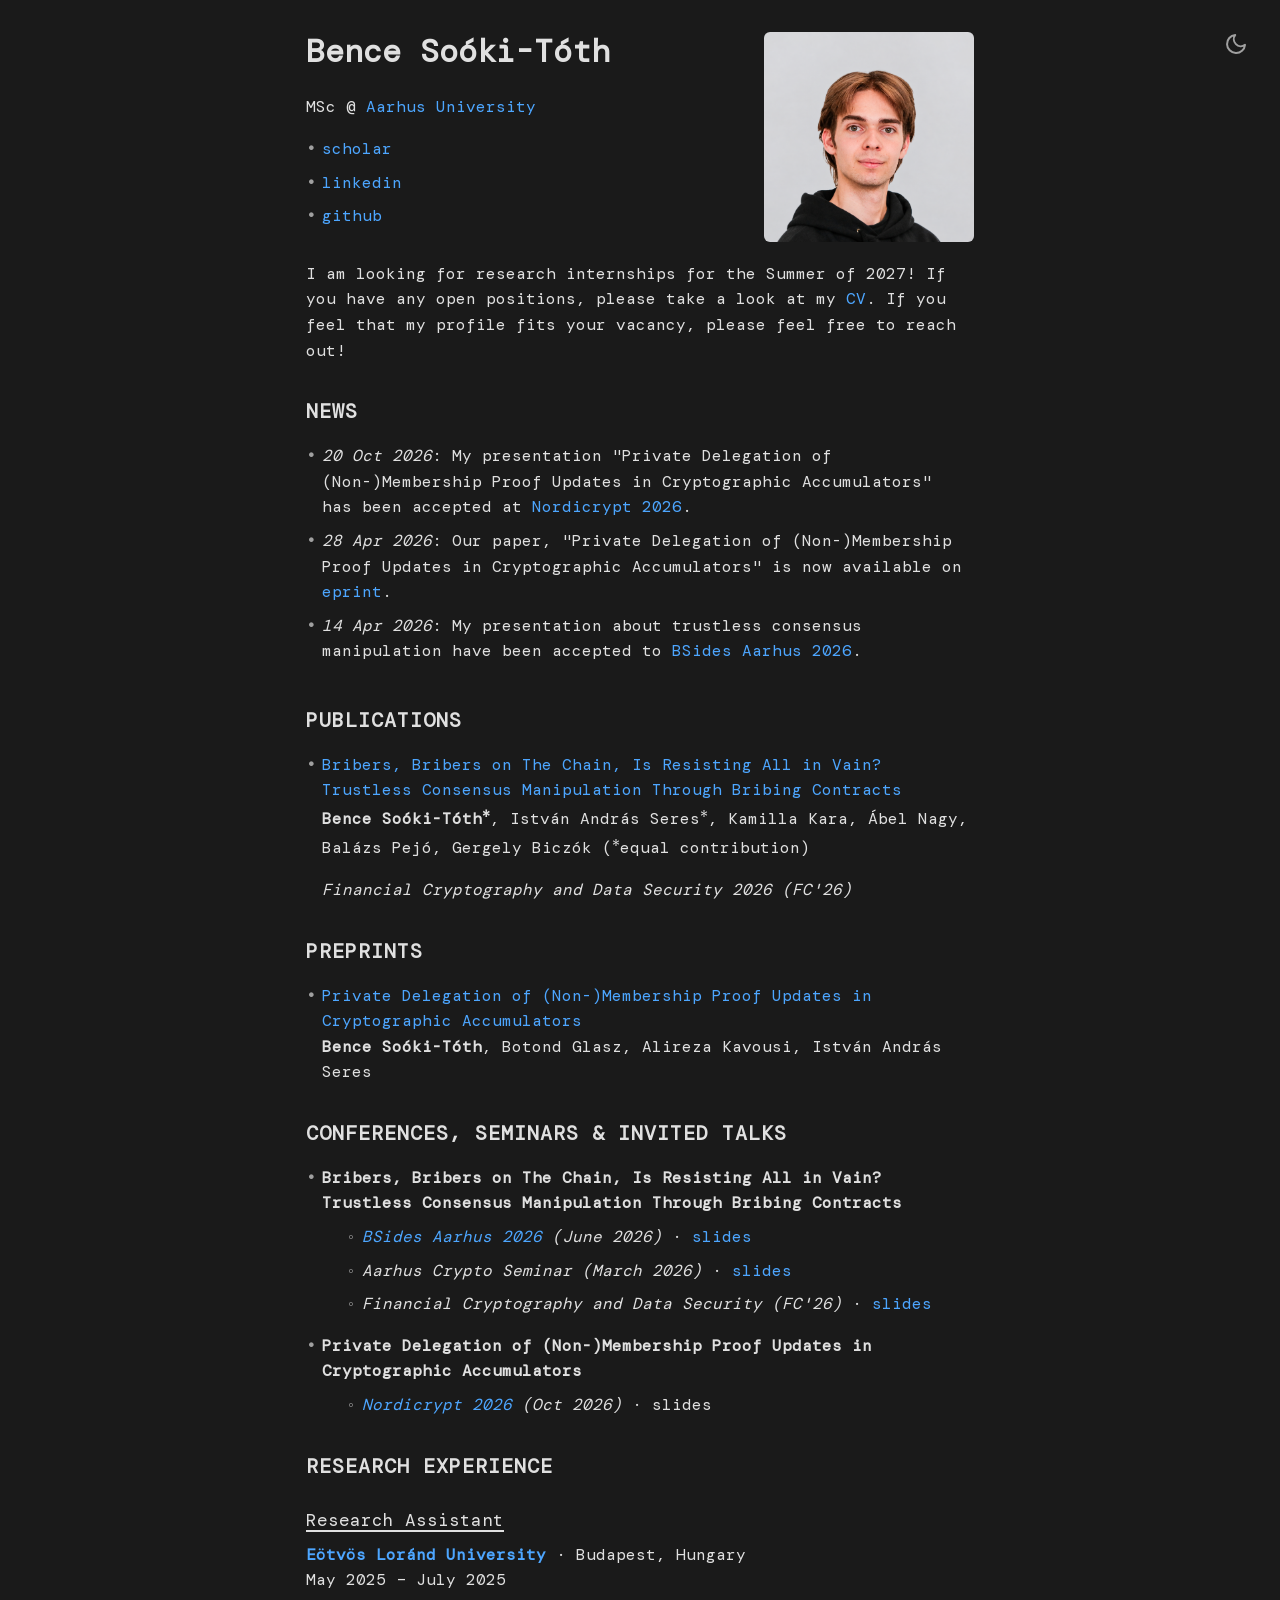
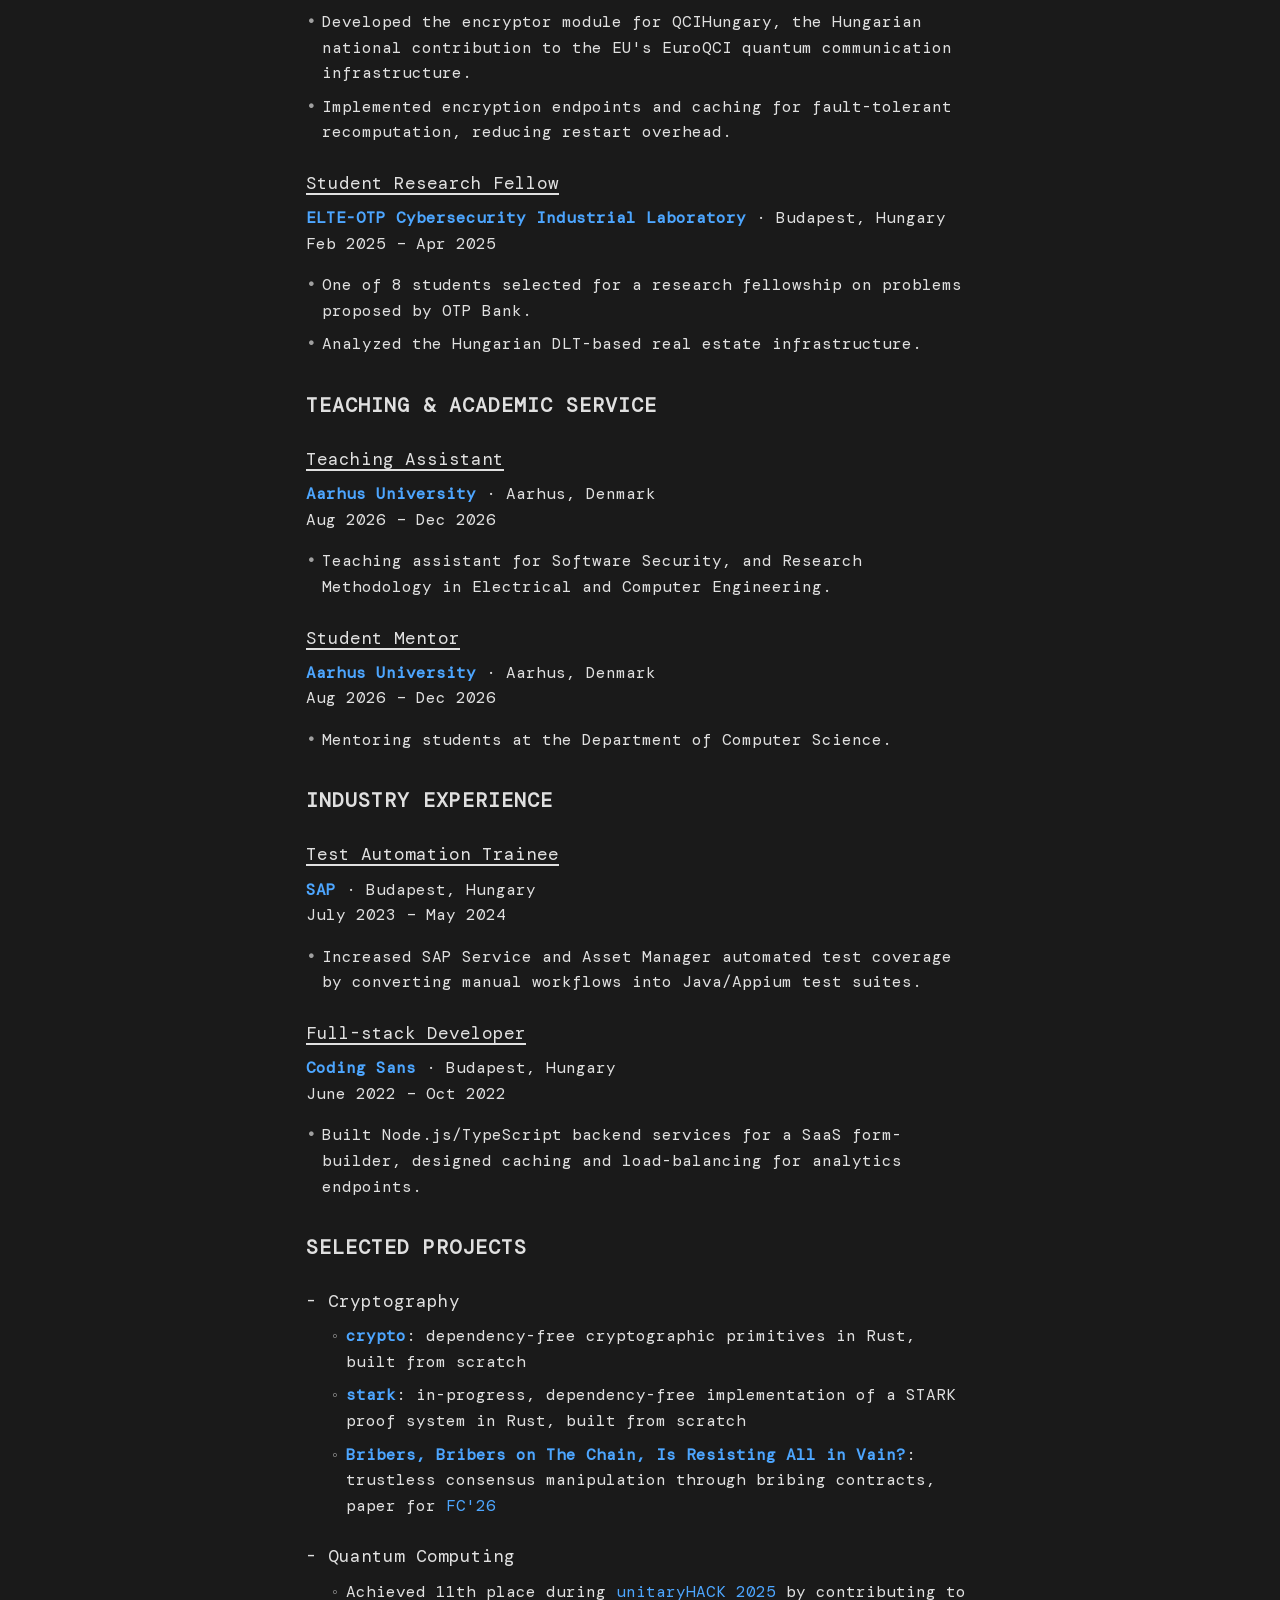
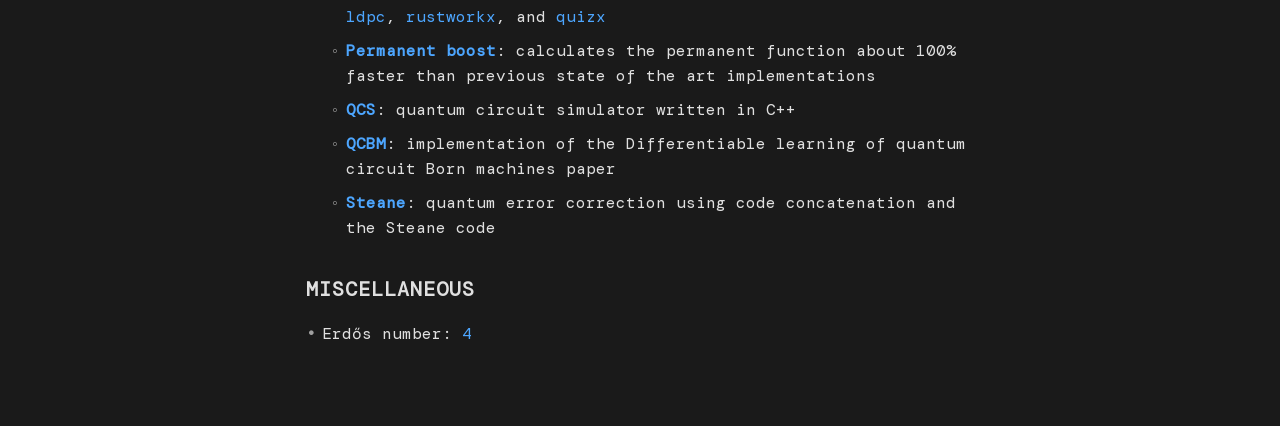
<file: index.html>
<!DOCTYPE html>
<html lang="en">
<head>
  
  
  
  
  
    
      
        
      
    
    
      
    
    
  

    <meta charset="UTF-8">
    <meta name="viewport" content="width=device-width, initial-scale=1.0">
    <link rel="stylesheet" href="https://bencesookitoth.github.io/style.css">

  <title>Bence Soóki-Tóth</title>
  <meta name="description" content="MSc student at Aarhus University and researcher at Eötvös Loránd University, working at the intersection of cryptography and game theory.">
    <meta name="author" content="Bence Soóki-Tóth">
  <meta name="keywords" content="Bence Soóki-Tóth, Bence Sooki-Toth, Bence Soóki Tóth, Bence Sooki Toth, Bence Sookitoth, cryptography, zero-knowledge proofs, ZK, STARK, formal verification, quantum computing, blockchain, Rust, researcher">
  <link rel="canonical" href="https://bencesookitoth.github.io/">
    
    

    <!-- Preferred search result thumbnail -->
    <meta name="robots" content="max-image-preview:large">
    <meta name="thumbnail" content="https://bencesookitoth.github.io/Bence_Sooki_Toth_480.jpeg">

    <!-- Open Graph -->
    <meta property="og:type" content="website">
    <meta property="og:url" content="https://bencesookitoth.github.io/">
    <meta property="og:title" content="Bence Soóki-Tóth">
    <meta property="og:description" content="MSc student at Aarhus University and researcher at Eötvös Loránd University, working at the intersection of cryptography and game theory.">
    <meta property="og:site_name" content="Bence Soóki-Tóth">
    <meta property="og:locale" content="en_US">
    <meta property="og:image" content="https://bencesookitoth.github.io/Bence_Sooki_Toth_480.jpeg">
    <meta property="og:image:width" content="1254">
    <meta property="og:image:height" content="1254">
    <meta property="og:image:type" content="image/jpeg">
    <meta property="og:image:alt" content="Bence Soóki-Tóth">

    <!-- Twitter -->
    <meta name="twitter:card" content="summary">
    <meta name="twitter:url" content="https://bencesookitoth.github.io/">
    <meta name="twitter:title" content="Bence Soóki-Tóth">
    <meta name="twitter:description" content="MSc student at Aarhus University and researcher at Eötvös Loránd University, working at the intersection of cryptography and game theory.">
    <meta name="twitter:creator" content="@bencesookitoth">
    <meta name="twitter:image" content="https://bencesookitoth.github.io/Bence_Sooki_Toth_480.jpeg">
    <meta name="twitter:image:alt" content="Bence Soóki-Tóth">
    
    <!-- Structured Data -->
    <script type="application/ld+json">
    {
      "@context": "https://schema.org",
      "@graph": [
        {
          "@type": "ProfilePage",
          "@id": "https://bencesookitoth.github.io/#profilepage",
          "url": "https://bencesookitoth.github.io/",
          "name": "Bence Soóki-Tóth",
          "mainEntity": { "@id": "https://bencesookitoth.github.io/#person" },
          "primaryImageOfPage": { "@id": "https://bencesookitoth.github.io/#photo" }
        },
        {
          "@type": "Person",
          "@id": "https://bencesookitoth.github.io/#person",
          "name": "Bence Soóki-Tóth",
          "alternateName": ["Bence Sooki-Toth", "Bence Soóki Tóth", "Bence Sooki Toth", "Bence Sookitoth"],
          "url": "https://bencesookitoth.github.io/",
          "image": {
            "@type": "ImageObject",
            "@id": "https://bencesookitoth.github.io/#photo",
            "url": "https://bencesookitoth.github.io/Bence_Sooki_Toth_480.jpeg",
            "contentUrl": "https://bencesookitoth.github.io/Bence_Sooki_Toth_480.jpeg",
            "width": 1254,
            "height": 1254,
            "caption": "Bence Soóki-Tóth"
          },
          "description": "MSc student at Aarhus University and researcher at Eötvös Loránd University, working at the intersection of cryptography and game theory.",
          "sameAs": [
            "https://github.com/bencesookitoth",
            "https://x.com/bencesookitoth",
            "https://scholar.google.com/citations?user=pHUa0aQAAAAJ"
          ],
          "jobTitle": ["Cryptography Researcher", "Research Assistant"],
          "worksFor": {
            "@type": "CollegeOrUniversity",
            "name": "Eötvös Loránd University",
            "url": "https://www.elte.hu/en/"
          },
          "affiliation": [
            {
              "@type": "CollegeOrUniversity",
              "name": "Aarhus University",
              "url": "https://cs.au.dk/"
            },
            {
              "@type": "CollegeOrUniversity",
              "name": "Eötvös Loránd University",
              "url": "https://www.elte.hu/en/"
            }
          ],
          "knowsAbout": [
            "Cryptoeconomics",
            "Mechanism Design",
            "Consensus Protocols",
            "Cryptography",
            "Zero-Knowledge Proofs",
            "Proof Systems",
            "Multi-Party Computation",
            "Cryptographic Accumulators",
            "Post-Quantum Cryptography",
            "Formal Verification",
            "Quantum Computing",
            "Blockchain Technology"
          ]
        },
        {
          "@type": "ScholarlyArticle",
          "name": "Bribers, Bribers on The Chain, Is Resisting All in Vain? Trustless Consensus Manipulation Through Bribing Contracts",
          "url": "https://fc26.ifca.ai/preproceedings/95.pdf",
          "sameAs": "https://eprint.iacr.org/2025/1719",
          "datePublished": "2026",
          "author": [
            { "@id": "https://bencesookitoth.github.io/#person" },
            { "@type": "Person", "name": "István András Seres" },
            { "@type": "Person", "name": "Kamilla Kara" },
            { "@type": "Person", "name": "Ábel Nagy" },
            { "@type": "Person", "name": "Balázs Pejó" },
            { "@type": "Person", "name": "Gergely Biczók" }
          ],
          "isPartOf": {
            "@type": "PublicationEvent",
            "name": "Financial Cryptography and Data Security 2026 (FC'26)"
          }
        },
        {
          "@type": "ScholarlyArticle",
          "name": "Private Delegation of (Non-)Membership Proof Updates in Cryptographic Accumulators",
          "url": "https://eprint.iacr.org/2026/832",
          "datePublished": "2026-04-28",
          "creativeWorkStatus": "Preprint",
          "author": [
            { "@id": "https://bencesookitoth.github.io/#person" },
            { "@type": "Person", "name": "Botond Glasz" },
            { "@type": "Person", "name": "Alireza Kavousi" },
            { "@type": "Person", "name": "István András Seres" }
          ]
        }
      ]
    }
    </script>
    
    <!-- Favicon (sizes are multiples of 48px, as Google Search requires) -->
    <link rel="icon" href="https://bencesookitoth.github.io/favicon.ico" sizes="16x16 32x32 48x48">
    <link rel="icon" type="image/svg+xml" href="https://bencesookitoth.github.io/favicon.svg">
    <link rel="icon" type="image/png" sizes="192x192" href="https://bencesookitoth.github.io/favicon-192x192.png">
    
    <!-- Font (self-hosted, see @font-face in style.css) -->
    <link rel="preload" href="https://bencesookitoth.github.io/fonts/dm-mono-latin.woff2" as="font" type="font/woff2" crossorigin>
</head>
<body>
    <div class="container">
        <!-- Sticky theme toggle -->
        <div class="theme-toggle-wrapper">
            <button class="theme-toggle" aria-label="Toggle theme">
                <svg class="theme-toggle-icon icon-moon" viewBox="0 0 24 24" fill="none" stroke="currentColor" stroke-width="2" stroke-linecap="round" stroke-linejoin="round" aria-hidden="true">
                    <path d="M21 12.79A9 9 0 1 1 11.21 3 7 7 0 0 0 21 12.79z"/>
                </svg>
                <svg class="theme-toggle-icon icon-sun" viewBox="0 0 24 24" fill="none" stroke="currentColor" stroke-width="2" stroke-linecap="round" stroke-linejoin="round" aria-hidden="true">
                    <circle cx="12" cy="12" r="5"/>
                    <line x1="12" y1="1" x2="12" y2="3"/>
                    <line x1="12" y1="21" x2="12" y2="23"/>
                    <line x1="4.22" y1="4.22" x2="5.64" y2="5.64"/>
                    <line x1="18.36" y1="18.36" x2="19.78" y2="19.78"/>
                    <line x1="1" y1="12" x2="3" y2="12"/>
                    <line x1="21" y1="12" x2="23" y2="12"/>
                    <line x1="4.22" y1="19.78" x2="5.64" y2="18.36"/>
                    <line x1="18.36" y1="5.64" x2="19.78" y2="4.22"/>
                </svg>
            </button>
        </div>

        <main>
            
<div class="content">
    <div class="intro">
<div class="intro-text">
<h1 id="bence-sooki-toth">Bence Soóki-Tóth</h1>
<p>MSc @ <a rel="external" href="https://cs.au.dk/">Aarhus University</a></p>
<ul>
<li><a rel="external" href="https://scholar.google.com/citations?user=pHUa0aQAAAAJ&amp;hl=en&amp;authuser=2">scholar</a></li>
<li><a rel="external" href="https://www.linkedin.com/in/stbence/">linkedin</a></li>
<li><a rel="external" href="https://github.com/bencesookitoth">github</a></li>
</ul>
</div>
<img class="intro-photo" src="/Bence_Sooki_Toth_480.jpeg" alt="Bence Soóki-Tóth" width="160" height="160">
</div>
<p>I am looking for research internships for the Summer of 2027! If you have any open positions, please take a look at my <a href="/Bence_Sooki_Toth_CV.pdf">CV</a>. If you feel that my profile fits your vacancy, please feel free to reach out!</p>
<h2 id="news">NEWS</h2>
<ul>
<li><em>20 Oct 2026</em>: My presentation "Private Delegation of (Non-)Membership Proof Updates in Cryptographic Accumulators" has been accepted at <a rel="external" href="https://www.nordicrypt.com/nordicrypt-fall-2026">Nordicrypt 2026</a>.</li>
<li><em>28 Apr 2026</em>: Our paper, "Private Delegation of (Non-)Membership Proof Updates in Cryptographic Accumulators" is now available on <a rel="external" href="https://eprint.iacr.org/2026/832">eprint</a>.</li>
<li><em>14 Apr 2026</em>: My presentation about trustless consensus manipulation have been accepted to <a rel="external" href="https://bsidesaarhus.dk/">BSides Aarhus 2026</a>.</li>
<li><em>12 Jan 2026</em>: Our paper on trustless consensus manipulation through bribing contracts appeared in the <a rel="external" href="https://fc26.ifca.ai/preproceedings/95.pdf">FC'26 preproceedings</a>.</li>
<li><em>21 Sep 2025</em>: Our paper on trustless consensus manipulation through bribing contracts is now available on <a rel="external" href="https://eprint.iacr.org/2025/1719">eprint</a>.</li>
<li><em>28 May - 11 Jun 2025</em>: Achieved 11th at <a rel="external" href="https://unitaryhack.dev/hackers/0xsooki/">unitaryHACK 2025</a> with contributions to open-source quantum computing projects.</li>
</ul>
<h2 id="publications">PUBLICATIONS</h2>
<ul>
<li>
<p><a rel="external" href="https://fc26.ifca.ai/preproceedings/95.pdf">Bribers, Bribers on The Chain, Is Resisting All in Vain? Trustless Consensus Manipulation Through Bribing Contracts</a><br />
<strong>Bence Soóki-Tóth<sup>*</sup></strong>, István András Seres<sup>*</sup>, Kamilla Kara, Ábel Nagy, Balázs Pejó, Gergely Biczók (<sup>*</sup>equal contribution)</p>
<p><em>Financial Cryptography and Data Security 2026 (FC'26)</em></p>
</li>
</ul>
<h2 id="preprints">PREPRINTS</h2>
<ul>
<li><a rel="external" href="https://eprint.iacr.org/2026/832.pdf">Private Delegation of (Non-)Membership Proof Updates in Cryptographic Accumulators</a><br />
<strong>Bence Soóki-Tóth</strong>, Botond Glasz, Alireza Kavousi, István András Seres</li>
</ul>
<h2 id="conferences-seminars-invited-talks">CONFERENCES, SEMINARS &amp; INVITED TALKS</h2>
<ul>
<li><strong>Bribers, Bribers on The Chain, Is Resisting All in Vain? Trustless Consensus Manipulation Through Bribing Contracts</strong>
<ul>
<li><em><a rel="external" href="https://bsidesaarhus.dk/">BSides Aarhus 2026</a> (June 2026)</em> · <a href="/Bence_Sooki_Toth_bsides_consensus_manipulation.pdf">slides</a></li>
<li><em>Aarhus Crypto Seminar (March 2026)</em> · <a href="/Bribers_AU_Crypto_Seminar.pdf">slides</a></li>
<li><em>Financial Cryptography and Data Security (FC'26)</em> · <a href="/Bribers_FC.pdf">slides</a></li>
</ul>
</li>
<li><strong>Private Delegation of (Non-)Membership Proof Updates in Cryptographic Accumulators</strong>
<ul>
<li><em><a rel="external" href="https://www.nordicrypt.com/nordicrypt-fall-2026/">Nordicrypt 2026</a> (Oct 2026)</em> · slides</li>
</ul>
</li>
</ul>
<h2 id="research-experience">RESEARCH EXPERIENCE</h2>
<h3 id="research-assistant"><span class="job-title-underline">Research Assistant</span></h3>
<p><strong><a rel="external" href="https://www.elte.hu/en/">Eötvös Loránd University</a></strong> · Budapest, Hungary<br />
May 2025 – July 2025</p>
<ul>
<li>Developed the encryptor module for QCIHungary, the Hungarian national contribution to the EU's EuroQCI quantum communication infrastructure.</li>
<li>Implemented encryption endpoints and caching for fault-tolerant recomputation, reducing restart overhead.</li>
</ul>
<h3 id="student-research-fellow"><span class="job-title-underline">Student Research Fellow</span></h3>
<p><strong><a rel="external" href="https://otpsecuritylab.inf.elte.hu/en">ELTE-OTP Cybersecurity Industrial Laboratory</a></strong> · Budapest, Hungary<br />
Feb 2025 – Apr 2025</p>
<ul>
<li>One of 8 students selected for a research fellowship on problems proposed by OTP Bank.</li>
<li>Analyzed the Hungarian DLT-based real estate infrastructure.</li>
</ul>
<h2 id="teaching-academic-service">TEACHING &amp; ACADEMIC SERVICE</h2>
<h3 id="teaching-assistant"><span class="job-title-underline">Teaching Assistant</span></h3>
<p><strong><a rel="external" href="https://ece.au.dk/en">Aarhus University</a></strong> · Aarhus, Denmark<br />
Aug 2026 – Dec 2026</p>
<ul>
<li>Teaching assistant for Software Security, and Research Methodology in Electrical and Computer Engineering.</li>
</ul>
<h3 id="student-mentor"><span class="job-title-underline">Student Mentor</span></h3>
<p><strong><a rel="external" href="https://cs.au.dk/">Aarhus University</a></strong> · Aarhus, Denmark<br />
Aug 2026 – Dec 2026</p>
<ul>
<li>Mentoring students at the Department of Computer Science.</li>
</ul>
<h2 id="industry-experience">INDUSTRY EXPERIENCE</h2>
<h3 id="test-automation-trainee"><span class="job-title-underline">Test Automation Trainee</span></h3>
<p><strong><a rel="external" href="https://www.sap.com/hungary/index.html">SAP</a></strong> · Budapest, Hungary<br />
July 2023 – May 2024</p>
<ul>
<li>Increased SAP Service and Asset Manager automated test coverage by converting manual workflows into Java/Appium test suites.</li>
</ul>
<h3 id="full-stack-developer"><span class="job-title-underline">Full-stack Developer</span></h3>
<p><strong><a rel="external" href="https://codingsans.com/">Coding Sans</a></strong> · Budapest, Hungary<br />
June 2022 – Oct 2022</p>
<ul>
<li>Built Node.js/TypeScript backend services for a SaaS form-builder, designed caching and load-balancing for analytics endpoints.</li>
</ul>
<h2 id="selected-projects">SELECTED PROJECTS</h2>
<h3 id="cryptography">- Cryptography</h3>
<ul>
<li><strong><a rel="external" href="https://github.com/bencesookitoth/crypto">crypto</a></strong>: dependency-free cryptographic primitives in Rust, built from scratch</li>
<li><strong><a rel="external" href="https://github.com/bencesookitoth/stark">stark</a></strong>: in-progress, dependency-free implementation of a STARK proof system in Rust, built from scratch</li>
<li><strong><a rel="external" href="https://eprint.iacr.org/2025/1719">Bribers, Bribers on The Chain, Is Resisting All in Vain?</a></strong>: trustless consensus manipulation through bribing contracts, paper for <a rel="external" href="https://fc26.ifca.ai/">FC'26</a></li>
</ul>
<h3 id="quantum-computing">- Quantum Computing</h3>
<ul>
<li>Achieved 11th place during <a rel="external" href="https://unitaryhack.dev/hackers/0xsooki/">unitaryHACK 2025</a> by contributing to <a rel="external" href="https://github.com/quantumgizmos/ldpc">ldpc</a>, <a rel="external" href="https://github.com/Qiskit/rustworkx">rustworkx</a>, and <a rel="external" href="https://github.com/zxcalc/quizx">quizx</a></li>
<li><strong><a rel="external" href="https://github.com/bencesookitoth/permanent-boost">Permanent boost</a></strong>: calculates the permanent function about 100% faster than previous state of the art implementations</li>
<li><strong><a rel="external" href="https://github.com/bencesookitoth/qcs">QCS</a></strong>: quantum circuit simulator written in C++</li>
<li><strong><a rel="external" href="https://github.com/bencesookitoth/qcbm">QCBM</a></strong>: implementation of the Differentiable learning of quantum circuit Born machines paper</li>
<li><strong><a rel="external" href="https://github.com/bencesookitoth/steane">Steane</a></strong>: quantum error correction using code concatenation and the Steane code</li>
</ul>
<h2 id="miscellaneous">MISCELLANEOUS</h2>
<ul>
<li>Erdős number: <a rel="external" href="https://www.csauthors.net/distance/paul-erdos/bence-sooki-toth">4</a></li>
</ul>

</div>

        </main>
    </div>

    <script>
        // Theme toggle functionality
        const themeToggle = document.querySelector('.theme-toggle');
        const body = document.body;

        const savedTheme = localStorage.getItem('theme') || 'dark';
        body.classList.add(savedTheme + '-theme');

        themeToggle.addEventListener('click', () => {
            const currentTheme = body.classList.contains('light-theme') ? 'light' : 'dark';
            const newTheme = currentTheme === 'light' ? 'dark' : 'light';

            body.classList.remove(currentTheme + '-theme');
            body.classList.add(newTheme + '-theme');

            localStorage.setItem('theme', newTheme);
        });

          function initNewsScroller() {
            const newsHeading = Array.from(document.querySelectorAll('h2')).find(
              (heading) => heading.textContent.trim().toLowerCase() === 'news'
            );

            if (!newsHeading) {
              return;
            }

            const newsList = newsHeading.nextElementSibling;
            if (!newsList || newsList.tagName !== 'UL') {
              return;
            }

            const newsItems = Array.from(newsList.children).filter((item) => item.tagName === 'LI');

            newsList.classList.remove('news-scrollable');
            newsList.style.maxHeight = '';

            if (newsItems.length <= 3) {
              return;
            }

            const maxHeight = newsItems.slice(0, 3).reduce((totalHeight, item) => {
              const itemStyles = window.getComputedStyle(item);
              const marginBottom = parseFloat(itemStyles.marginBottom) || 0;
              return totalHeight + item.getBoundingClientRect().height + marginBottom;
            }, 0);

            newsList.classList.add('news-scrollable');
            newsList.style.maxHeight = `${maxHeight}px`;
          }

          initNewsScroller();
          window.addEventListener('resize', initNewsScroller);
        
    </script>
</body>
</html>
</file>
